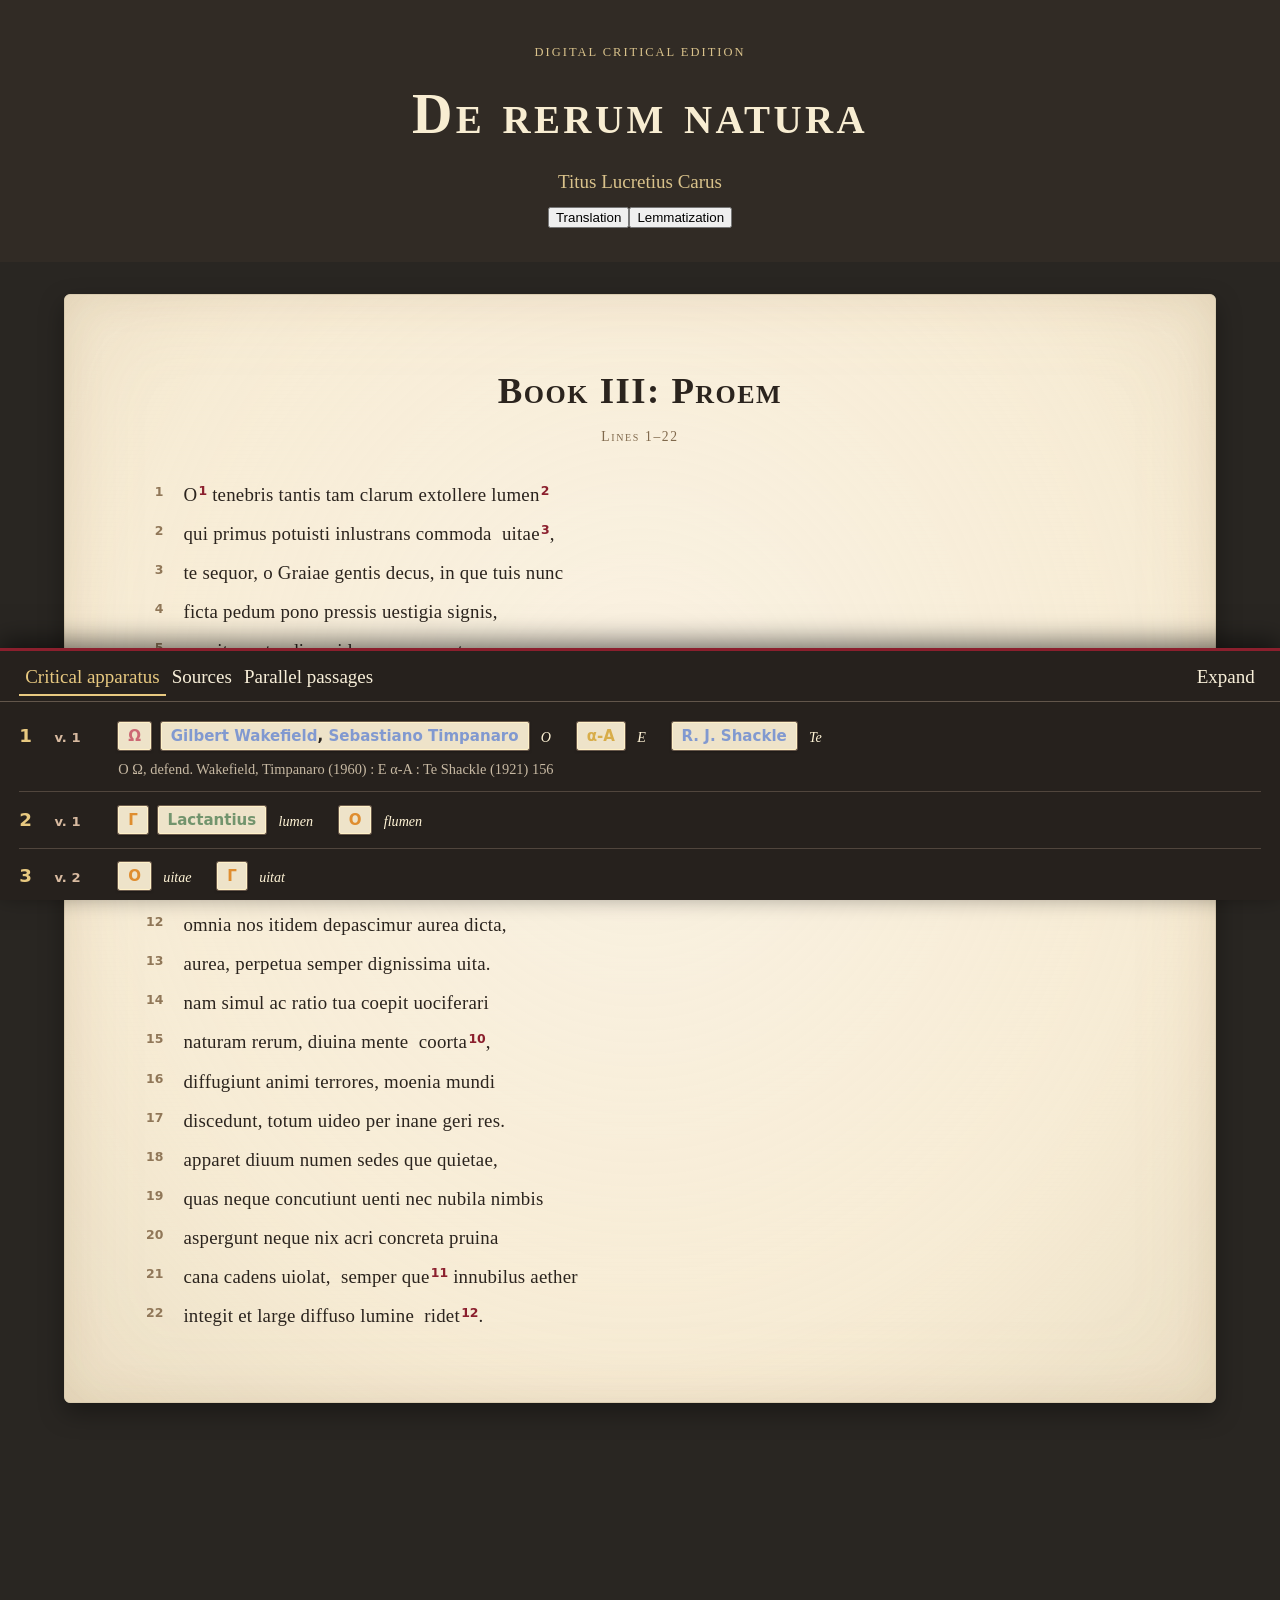
<file: index.html>
<!DOCTYPE HTML>
<html lang="en">
   <head>
      <meta http-equiv="Content-Type" content="text/html; charset=UTF-8">
      <meta name="viewport" content="width=device-width, initial-scale=1">
      <title>De rerum natura, Liber III: Prooemium (III 1 – 93)</title>
      <link rel="stylesheet" href="edition.css"><script src="edition.js" defer></script></head>
   <body>
      <header class="masthead">
         <p class="eyebrow">Digital critical edition</p>
         <h1>De rerum natura</h1>
         <p class="subtitle">Titus Lucretius Carus</p>
         <div class="tools"><button type="button" data-action="translation" aria-pressed="false">Translation</button><button type="button" data-action="lemmas" aria-pressed="false">Lemmatization</button></div>
      </header>
      <main>
         <div class="reading-desk">
            <article class="parchment latin">
               <h2>Book III: Proem</h2>
               <p class="section-label">Lines 1–22</p>
               <div class="verse-block">
                  <p class="verse" id="III1"><span class="line-number">1</span><span class="verse-text">
                        <span class="app-reading" id="reading-1" data-app="app-1"><span class="word" data-lemma="o">O</span><button type="button" class="app-marker" data-app="app-1" aria-label="Apri variante 1">1</button></span>
                        <span class="word" data-lemma="tenebra">tenebris</span>
                        <span class="word" data-lemma="tantus">tantis</span>
                        <span class="word" data-lemma="tam">tam</span>
                        <span class="word" data-lemma="clarus">clarum</span>
                        <span class="word" data-lemma="extollo">extollere</span>
                        <span id="f1_lumen" class="anchor"></span>
                        <span class="app-reading" id="reading-2" data-app="app-2"><span class="word" data-lemma="lumen">lumen</span><button type="button" class="app-marker" data-app="app-2" aria-label="Apri variante 2">2</button></span>
                        </span></p>
                  <p class="verse" id="III2"><span class="line-number">2</span><span class="verse-text">
                        <span class="word" data-lemma="qui">qui</span>
                        <span class="word" data-lemma="primus">primus</span>
                        <span class="word" data-lemma="possum">potuisti</span>
                        <span class="word" data-lemma="illustro">inlustrans</span>
                        <span class="word" data-lemma="commodum">commoda</span>
                        <span class="app-reading" id="reading-3" data-app="app-3"><span class="word" data-lemma="vita">uitae</span><button type="button" class="app-marker" data-app="app-3" aria-label="Apri variante 3">3</button></span>,
                        </span></p>
                  <p class="verse" id="III3"><span class="line-number">3</span><span class="verse-text">
                        <span class="word" data-lemma="tu">te</span>
                        <span class="word" data-lemma="sequor">sequor</span>,
                        <span class="word" data-lemma="o">o</span>
                        <span class="word" data-lemma="Graius">Graiae</span>
                        <span class="word" data-lemma="gens">gentis</span>
                        <span class="word" data-lemma="decus">decus</span>,
                        <span class="word" data-lemma="in">in</span><span class="word" data-lemma="que">que</span>
                        <span class="word" data-lemma="tuus">tuis</span>
                        <span class="word" data-lemma="nunc">nunc</span>
                        </span></p>
                  <p class="verse" id="III4"><span class="line-number">4</span><span class="verse-text">
                        <span class="word" data-lemma="fingo">ficta</span>
                        <span class="word" data-lemma="pes">pedum</span>
                        <span class="word" data-lemma="pono">pono</span>
                        <span class="word" data-lemma="premo">pressis</span>
                        <span class="word" data-lemma="vestigium">uestigia</span>
                        <span class="word" data-lemma="signum">signis</span>,
                        </span></p>
                  <p class="verse" id="III5"><span class="line-number">5</span><span class="verse-text">
                        <span class="word" data-lemma="non">non</span>
                        <span class="word" data-lemma="ita">ita</span>
                        <span class="word" data-lemma="certo">certandi</span>
                        <span class="word" data-lemma="cupidus">cupidus</span>
                        <span class="word" data-lemma="quam">quam</span>
                        <span class="word" data-lemma="propter">propter</span>
                        <span class="word" data-lemma="amor">amorem</span>
                        </span></p>
                  <p class="verse" id="III6"><span class="line-number">6</span><span class="verse-text">
                        <span class="word" data-lemma="quod">quod</span>
                        <span class="word" data-lemma="tu">te</span>
                        <span class="word" data-lemma="imitor">imitari</span>
                        <span class="word" data-lemma="aveo">aueo</span>;
                        <span class="word" data-lemma="quis">quid</span>
                        <span class="word" data-lemma="enim">enim</span>
                        <span class="app-reading" id="reading-4" data-app="app-4"><span class="word" data-lemma="contendo">contendat</span><button type="button" class="app-marker" data-app="app-4" aria-label="Apri variante 4">4</button></span>
                        <span class="word" data-lemma="hirundo">hirundo</span>
                        </span></p>
                  <p class="verse" id="III7"><span class="line-number">7</span><span class="verse-text">
                        <span class="app-reading" id="reading-5" data-app="app-5"><span class="word" data-lemma="cycnus">cycnis</span><button type="button" class="app-marker" data-app="app-5" aria-label="Apri variante 5">5</button></span>,
                        <span id="f7_start" class="anchor"></span>
                        <span class="word" data-lemma="aut">aut</span>
                        <span class="word" data-lemma="quisnam">quidnam</span>
                        <span id="r7_start" class="anchor"></span>
                        <span class="parallel-locus" data-note="iter-III7">
                           <span class="word" data-lemma="tremulus">tremulis</span>
                           <span class="word" data-lemma="facio">facere</span>
                           <span class="word" data-lemma="artus">artubus</span>
                           <span class="word" data-lemma="haedus">haedi</span>
                           </span>
                        <span id="r7_end" class="anchor"></span>
                        </span></p>
                  <p class="verse" id="III8"><span class="line-number">8</span><span class="verse-text">
                        <span class="app-reading" id="reading-6" data-app="app-6"><span class="word" data-lemma="consimilis">consimile</span><button type="button" class="app-marker" data-app="app-6" aria-label="Apri variante 6">6</button></span>
                        <span class="word" data-lemma="in">in</span>
                        <span class="word" data-lemma="cursus">cursu</span>
                        <span class="word" data-lemma="possum">possint</span>
                        <span class="app-reading" id="reading-7" data-app="app-7"><span class="word" data-lemma="et">et</span><button type="button" class="app-marker" data-app="app-7" aria-label="Apri variante 7">7</button></span>
                        <span class="word" data-lemma="fortis">fortis</span>
                        <span class="word" data-lemma="equus">equi</span>
                        <span class="word" data-lemma="vis">uis</span>?
                        <span id="f7_end" class="anchor"></span>
                        </span></p>
                  <p class="verse" id="III9"><span class="line-number">9</span><span class="verse-text">
                        <span class="word" data-lemma="tu">tu</span>,
                        <span class="word" data-lemma="pater">pater</span>,
                        <span class="word" data-lemma="sum">es</span>
                        <span class="word" data-lemma="res">rerum</span>
                        <span class="word" data-lemma="inventor">inuentor</span>,
                        <span class="word" data-lemma="tu">tu</span>
                        <span class="word" data-lemma="patria">patria</span>
                        <span class="word" data-lemma="nos">nobis</span>
                        </span></p>
                  <p class="verse" id="III10"><span class="line-number">10</span><span class="verse-text">
                        <span class="word" data-lemma="suppedito">suppeditas</span>
                        <span class="app-reading" id="reading-8" data-app="app-8"><span class="word" data-lemma="praeceptum">praecepta</span><button type="button" class="app-marker" data-app="app-8" aria-label="Apri variante 8">8</button></span>,
                        <span class="word" data-lemma="tuus">tuis</span><span class="word" data-lemma="que">que</span>
                        <span class="word" data-lemma="ex">ex</span>,
                        <span class="word" data-lemma="inclutus">inclute</span>,
                        <span class="word" data-lemma="charta">chartis</span>,
                        </span></p>
                  <p class="verse" id="III11"><span class="line-number">11</span><span class="verse-text">
                        <span class="word" data-lemma="florifer">floriferis</span>
                        <span class="word" data-lemma="ut">ut</span>
                        <span class="word" data-lemma="apis">apes</span>
                        <span class="word" data-lemma="in">in</span>
                        <span class="word" data-lemma="saltus">saltibus</span>
                        <span class="word" data-lemma="omnis">omnia</span>
                        <span class="app-reading" id="reading-9" data-app="app-9"><span class="word" data-lemma="libo">libant</span><button type="button" class="app-marker" data-app="app-9" aria-label="Apri variante 9">9</button></span>,
                        </span></p>
                  <p class="verse" id="III12"><span class="line-number">12</span><span class="verse-text">
                        <span class="word" data-lemma="omnis">omnia</span>
                        <span class="word" data-lemma="nos">nos</span>
                        <span class="word" data-lemma="itidem">itidem</span>
                        <span class="word" data-lemma="depascor">depascimur</span>
                        <span class="word" data-lemma="aureus">aurea</span>
                        <span class="word" data-lemma="dictum">dicta</span>,
                        </span></p>
                  <p class="verse" id="III13"><span class="line-number">13</span><span class="verse-text">
                        <span class="word" data-lemma="aureus">aurea</span>,
                        <span class="word" data-lemma="perpetuus">perpetua</span>
                        <span class="word" data-lemma="semper">semper</span>
                        <span class="word" data-lemma="dignus">dignissima</span>
                        <span class="word" data-lemma="vita">uita</span>.
                        </span></p>
                  <p class="verse" id="III14"><span class="line-number">14</span><span class="verse-text">
                        <span class="word" data-lemma="nam">nam</span>
                        <span class="word" data-lemma="simul">simul</span>
                        <span class="word" data-lemma="ac">ac</span>
                        <span class="word" data-lemma="ratio">ratio</span>
                        <span class="word" data-lemma="tuus">tua</span>
                        <span class="word" data-lemma="coepi">coepit</span>
                        <span class="word" data-lemma="vocifero">uociferari</span>
                        </span></p>
                  <p class="verse" id="III15"><span class="line-number">15</span><span class="verse-text">
                        <span class="word" data-lemma="natura">naturam</span>
                        <span class="word" data-lemma="res">rerum</span>,
                        <span class="word" data-lemma="divinus">diuina</span>
                        <span class="word" data-lemma="mens">mente</span>
                        <span class="app-reading" id="reading-10" data-app="app-10"><span class="word" data-lemma="coorior">coorta</span><button type="button" class="app-marker" data-app="app-10" aria-label="Apri variante 10">10</button></span>,
                        </span></p>
                  <p class="verse" id="III16"><span class="line-number">16</span><span class="verse-text">
                        <span class="word" data-lemma="diffugio">diffugiunt</span>
                        <span class="word" data-lemma="animus">animi</span>
                        <span class="word" data-lemma="terror">terrores</span>,
                        <span class="word" data-lemma="moenia">moenia</span>
                        <span class="word" data-lemma="mundus">mundi</span>
                        </span></p>
                  <p class="verse" id="III17"><span class="line-number">17</span><span class="verse-text">
                        <span class="word" data-lemma="discedo">discedunt</span>,
                        <span id="f17_start" class="anchor"></span>
                        <span class="word" data-lemma="totus">totum</span>
                        <span class="word" data-lemma="video">uideo</span>
                        <span class="word" data-lemma="per">per</span>
                        <span class="word" data-lemma="inanis">inane</span>
                        <span class="word" data-lemma="gero">geri</span>
                        <span class="word" data-lemma="res">res</span>.
                        <span id="f17_end" class="anchor"></span>
                        </span></p>
                  <p class="verse" id="III18"><span class="line-number">18</span><span class="verse-text">
                        <span class="word" data-lemma="appareo">apparet</span>
                        <span class="word" data-lemma="divus">diuum</span>
                        <span class="word" data-lemma="numen">numen</span>
                        <span class="word" data-lemma="sedes">sedes</span><span class="word" data-lemma="que">que</span>
                        <span class="word" data-lemma="quietus">quietae</span>,
                        </span></p>
                  <p class="verse" id="III19"><span class="line-number">19</span><span class="verse-text">
                        <span class="word" data-lemma="qui">quas</span>
                        <span class="word" data-lemma="neque">neque</span>
                        <span class="word" data-lemma="concutio">concutiunt</span>
                        <span class="word" data-lemma="ventus">uenti</span>
                        <span class="word" data-lemma="nec">nec</span>
                        <span class="word" data-lemma="nubilum">nubila</span>
                        <span class="word" data-lemma="nimbus">nimbis</span>
                        </span></p>
                  <p class="verse" id="III20"><span class="line-number">20</span><span class="verse-text">
                        <span class="word" data-lemma="aspergo">aspergunt</span>
                        <span class="word" data-lemma="neque">neque</span>
                        <span class="word" data-lemma="nix">nix</span>
                        <span class="word" data-lemma="acer">acri</span>
                        <span class="word" data-lemma="concretus">concreta</span>
                        <span class="word" data-lemma="pruina">pruina</span>
                        </span></p>
                  <p class="verse" id="III21"><span class="line-number">21</span><span class="verse-text">
                        <span class="word" data-lemma="canus">cana</span>
                        <span class="word" data-lemma="cado">cadens</span>
                        <span class="word" data-lemma="violo">uiolat</span>,
                        <span class="app-reading" id="reading-11" data-app="app-11"><span class="word" data-lemma="semper">semper</span><span class="word" data-lemma="que">que</span><button type="button" class="app-marker" data-app="app-11" aria-label="Apri variante 11">11</button></span>
                        <span class="word" data-lemma="innubilus">innubilus</span>
                        <span class="word" data-lemma="aether">aether</span>
                        </span></p>
                  <p class="verse" id="III22"><span class="line-number">22</span><span class="verse-text">
                        <span class="word" data-lemma="intego">integit</span>
                        <span class="word" data-lemma="et">et</span>
                        <span class="word" data-lemma="large">large</span>
                        <span class="word" data-lemma="diffundo">diffuso</span>
                        <span class="word" data-lemma="lumen">lumine</span>
                        <span class="app-reading" id="reading-12" data-app="app-12"><span class="word" data-lemma="rideo">ridet</span><button type="button" class="app-marker" data-app="app-12" aria-label="Apri variante 12">12</button></span>.
                        </span></p>
               </div>
            </article>
            <aside class="parchment translation" hidden>
               <h2>Translation</h2>
               <p class="section-label">Lines 1–22</p>
               <div class="verse-block">
                  <p class="verse" data-corresp="III1"><span class="line-number">1</span><span class="verse-text">In the murk of our darkness, you, Epicurus, raised your blazing lantern</span></p>
                  <p class="verse" data-corresp="III2"><span class="line-number">2</span><span class="verse-text">to show us the blessings of life.</span></p>
                  <p class="verse" data-corresp="III3"><span class="line-number">3</span><span class="verse-text">And I follow you,</span></p>
                  <p class="verse" data-corresp="III4"><span class="line-number">4</span><span class="verse-text">walking with confident footsteps the trails that you have blazed,</span></p>
                  <p class="verse" data-corresp="III5"><span class="line-number">5</span><span class="verse-text">not to be your rival, but in admiration and love,</span></p>
                  <p class="verse" data-corresp="III6"><span class="line-number">6</span><span class="verse-text">and happy to have your example to guide me. How could I think of competing with you? A swallow might as well vie</span></p>
                  <p class="verse" data-corresp="III7"><span class="line-number">7</span><span class="verse-text">with swans, or a young kid on its wobbly legs presume to race</span></p>
                  <p class="verse" data-corresp="III8"><span class="line-number">8</span><span class="verse-text">alongside a strong horse.</span></p>
                  <p class="verse" data-corresp="III9"><span class="line-number">9</span><span class="verse-text">You are our father, our leader, our pioneer, discovering truths that you share with us.</span></p>
                  <p class="verse" data-corresp="III10"><span class="line-number">10</span><span class="verse-text">You are our guide, and from your writings,</span></p>
                  <p class="verse" data-corresp="III11"><span class="line-number">11</span><span class="verse-text">You are like one of those bees that goes out to find the flowers and then brings back word to the hive of where the sweet nectar is for them all.</span></p>
                  <p class="verse" data-corresp="III12"><span class="line-number">12</span><span class="verse-text">So do we feed on your words</span></p>
                  <p class="verse" data-corresp="III13"><span class="line-number">13</span><span class="verse-text">of perdurable gold that are worthy of everlasting life.</span></p>
                  <p class="verse" data-corresp="III14"><span class="line-number">14</span><span class="verse-text">We begin to follow your thoughts, your arguments, and your reasons,</span></p>
                  <p class="verse" data-corresp="III15"><span class="line-number">15</span><span class="verse-text">about the nature of things, sprung from a divine mind,</span></p>
                  <p class="verse" data-corresp="III16"><span class="line-number">16</span><span class="verse-text">and our mind’s terrors abate, while the opaque walls of the world</span></p>
                  <p class="verse" data-corresp="III17"><span class="line-number">17</span><span class="verse-text">open wide to exhibit the intricate actions and movements that go on all the time throughout the limitless void.</span></p>
                  <p class="verse" data-corresp="III18"><span class="line-number">18</span><span class="verse-text">Through you, I see the gods in their tranquil dwelling places,</span></p>
                  <p class="verse" data-corresp="III19"><span class="line-number">19</span><span class="verse-text">where no harsh winds ever blow, where no dark clouds approach with the threat of violent storms,</span></p>
                  <p class="verse" data-corresp="III20"><span class="line-number">20</span><span class="verse-text">and it never snows or freezes,</span></p>
                  <p class="verse" data-corresp="III21"><span class="line-number">21</span><span class="verse-text">but a gentle air surrounds them attendant on their pleasures,</span></p>
                  <p class="verse" data-corresp="III22"><span class="line-number">22</span><span class="verse-text">and smiles in an expanse of bounteous light.</span></p>
               </div>
            </aside>
         </div>
      </main>
      <aside id="apparatus" class="apparatus">
         <div class="apparatus-bar">
            <div role="tablist"><button role="tab" data-tab="critical" aria-selected="true">Critical apparatus</button><button role="tab" data-tab="fontium" aria-selected="false">Sources</button><button role="tab" data-tab="iterati" aria-selected="false">Parallel passages</button></div><button type="button" data-action="expand-apparatus" aria-expanded="false">Expand</button></div>
         <section id="critical" role="tabpanel" class="app-panel">
            <article class="app-entry" id="app-1" data-reading="reading-1"><button type="button" class="app-id" data-reading="reading-1" aria-label="Torna al testo">1</button><span class="app-locus">v. 1</span><div class="app-content"><span class="variant"><span class="evidence-group"><span class="stem archetype">Ω</span></span>  <span class="evidence-group"><span class="stem scholar">Gilbert Wakefield</span>,  <span class="stem scholar">Sebastiano Timpanaro</span> </span> <em class="reading-form"><span class="word" data-lemma="o">O</span></em></span><span class="variant"> &nbsp; <span class="evidence-group"><span class="stem secondary">α-A</span></span>  <em class="reading-form"><span class="word" data-lemma="e">E</span></em></span><span class="variant"> &nbsp; <span class="evidence-group"><span class="stem scholar">R. J. Shackle</span> </span> <em class="reading-form"><span class="word" data-lemma="tu">Te</span></em></span><p class="editorial-note">O Ω, defend. Wakefield, Timpanaro (1960) : E α-A : Te Shackle (1921) 156</p>
               </div>
            </article>
            <article class="app-entry" id="app-2" data-reading="reading-2"><button type="button" class="app-id" data-reading="reading-2" aria-label="Torna al testo">2</button><span class="app-locus">v. 1</span><div class="app-content"><span class="variant"><span class="evidence-group"><span class="stem primary">Γ</span></span>  <span class="evidence-group"><span class="stem ancient">Lactantius</span></span>  <em class="reading-form"><span class="word" data-lemma="lumen">lumen</span></em></span><span class="variant"> &nbsp; <span class="evidence-group"><span class="stem primary">O</span></span>  <em class="reading-form"><span class="word" data-lemma="flumen">flumen</span></em></span></div>
            </article>
            <article class="app-entry" id="app-3" data-reading="reading-3"><button type="button" class="app-id" data-reading="reading-3" aria-label="Torna al testo">3</button><span class="app-locus">v. 2</span><div class="app-content"><span class="variant"><span class="evidence-group"><span class="stem primary">O</span></span>  <em class="reading-form"><span class="word" data-lemma="vita">uitae</span></em></span><span class="variant"> &nbsp; <span class="evidence-group"><span class="stem primary">Γ</span></span>  <em class="reading-form"><span class="word" data-lemma="vito">uitat</span></em></span></div>
            </article>
            <article class="app-entry" id="app-4" data-reading="reading-4"><button type="button" class="app-id" data-reading="reading-4" aria-label="Torna al testo">4</button><span class="app-locus">v. 6</span><div class="app-content"><span class="variant"><span class="evidence-group"><span class="stem primary">O</span></span>  <em class="reading-form"><span class="word" data-lemma="contendo">contendat</span></em></span><span class="variant"> &nbsp; <span class="evidence-group"><span class="stem primary">Γ</span></span>  <em class="reading-form">contenda</em></span></div>
            </article>
            <article class="app-entry" id="app-5" data-reading="reading-5"><button type="button" class="app-id" data-reading="reading-5" aria-label="Torna al testo">5</button><span class="app-locus">v. 7</span><div class="app-content"><span class="variant"><span class="evidence-group"><span class="stem secondary">N2</span></span> <span class="evidence-group"><span class="stem secondary">s2</span></span>  <em class="reading-form"><span class="word" data-lemma="cycnus">cycnis</span></em></span><span class="variant"> &nbsp; <span class="evidence-group"><span class="stem secondary">Q2</span></span> <span class="evidence-group"><span class="stem secondary">α*</span></span> <span class="evidence-group"><span class="stem secondary">φ</span></span>  <em class="reading-form"><span class="word" data-lemma="cycnus">cignis</span> <span class="word" data-lemma="cycnus">cygnis</span></em></span><span class="variant"> &nbsp; <span class="evidence-group"><span class="stem primary">O</span></span>  <em class="reading-form">cycniis</em></span><span class="variant"> &nbsp; <span class="evidence-group"><span class="stem secondary">V</span></span>  <em class="reading-form">cyiniis</em></span><span class="variant"> &nbsp; <span class="evidence-group"><span class="stem secondary">Q1</span></span>  <em class="reading-form">ciniis</em></span><p class="editorial-note">cignis uel cygnis iam Q2 α* φ</p>
               </div>
            </article>
            <article class="app-entry" id="app-6" data-reading="reading-6"><button type="button" class="app-id" data-reading="reading-6" aria-label="Torna al testo">6</button><span class="app-locus">v. 8</span><div class="app-content"><span class="variant"><span class="evidence-group"><span class="stem archetype">Ω</span></span>  <em class="reading-form"><span class="word" data-lemma="consimilis">consimile</span></em></span><span class="variant"> &nbsp; <span class="evidence-group"><span class="stem ancient">Nonius Marcellus</span></span>  <em class="reading-form"><span class="word" data-lemma="consimilis">consimili</span></em></span><p class="editorial-note">consimile] consimili codd. Non. utroque loco</p>
               </div>
            </article>
            <article class="app-entry" id="app-7" data-reading="reading-7"><button type="button" class="app-id" data-reading="reading-7" aria-label="Torna al testo">7</button><span class="app-locus">v. 8</span><div class="app-content"><span class="variant"><span class="evidence-group"><span class="stem archetype">Ω</span></span>  <em class="reading-form"><span class="word" data-lemma="et">et</span></em></span><span class="variant"> &nbsp; <span class="evidence-group"><span class="stem ancient">Nonius Marcellus</span></span>  <em class="reading-form"><span class="word" data-lemma="atque">ac</span></em></span><p class="editorial-note">et] ac Non. p. 420, 39</p>
               </div>
            </article>
            <article class="app-entry" id="app-8" data-reading="reading-8"><button type="button" class="app-id" data-reading="reading-8" aria-label="Torna al testo">8</button><span class="app-locus">v. 10</span><div class="app-content"><span class="variant"><span class="evidence-group"><span class="stem primary">O</span></span>  <em class="reading-form"><span class="word" data-lemma="praeceptum">praecepta</span></em></span><span class="variant"> &nbsp; <span class="evidence-group"><span class="stem primary">Γ</span></span>  <em class="reading-form"><span class="word" data-lemma="praecipio">praeceptas</span></em></span></div>
            </article>
            <article class="app-entry" id="app-9" data-reading="reading-9"><button type="button" class="app-id" data-reading="reading-9" aria-label="Torna al testo">9</button><span class="app-locus">v. 11</span><div class="app-content"><span class="variant"><span class="evidence-group"><span class="stem scholar">Michele Marullo</span> </span> <em class="reading-form"><span class="word" data-lemma="libo">libant</span></em></span><span class="variant"> &nbsp; <span class="evidence-group"><span class="stem archetype">Ω</span></span>  <em class="reading-form"><span class="word" data-lemma="limo">limant</span></em></span><p class="editorial-note">libant Mar.* : limant Ω</p>
               </div>
            </article>
            <article class="app-entry" id="app-10" data-reading="reading-10"><button type="button" class="app-id" data-reading="reading-10" aria-label="Torna al testo">10</button><span class="app-locus">v. 15</span><div class="app-content"><span class="variant"><span class="evidence-group"><span class="stem scholar">Johann Caspar von Orelli</span> </span> <em class="reading-form"><span class="word" data-lemma="coorior">coorta</span></em></span><span class="variant"> &nbsp; <span class="evidence-group"><span class="stem primary">O</span></span>  <em class="reading-form"><span class="word" data-lemma="coorior">coortam</span></em></span><span class="variant"> &nbsp; <span class="evidence-group"><span class="stem primary">Γ</span></span>  <em class="reading-form"><span class="word" data-lemma="coarto">coartam</span></em></span><p class="editorial-note">coorta Orellius in adnotatione</p>
               </div>
            </article>
            <article class="app-entry" id="app-11" data-reading="reading-11"><button type="button" class="app-id" data-reading="reading-11" aria-label="Torna al testo">11</button><span class="app-locus">v. 21</span><div class="app-content"><span class="variant"><span class="evidence-group"><span class="stem secondary">φ</span></span>  <em class="reading-form"><span class="word" data-lemma="semper">semper</span><span class="word" data-lemma="que">que</span></em></span><span class="variant"> &nbsp; <span class="evidence-group"><span class="stem archetype">Ω</span></span>  <em class="reading-form"><span class="word" data-lemma="semper">semper</span></em></span></div>
            </article>
            <article class="app-entry" id="app-12" data-reading="reading-12"><button type="button" class="app-id" data-reading="reading-12" aria-label="Torna al testo">12</button><span class="app-locus">v. 22</span><div class="app-content"><span class="variant"><span class="evidence-group"><span class="stem archetype">Ω</span></span>  <em class="reading-form"><span class="word" data-lemma="rideo">ridet</span></em></span><span class="variant"> &nbsp; <span class="evidence-group"><span class="stem scholar">Karl Lachmann</span> </span> <em class="reading-form"><span class="word" data-lemma="rideo">rident</span></em></span><p class="editorial-note">ridet] rident Lachmann</p>
               </div>
            </article>
         </section>
         <section id="fontium" role="tabpanel" class="app-panel" hidden>
            <article class="linked-entry" id="font-III1-lumen"><a href="#III1" data-target="III1">III1</a> <a href="#f1_lumen" data-target="f1_lumen">f1_lumen</a> <span>
                  Cf. Lact.
                  inst. 6, 2, 6:
                  lumen …, ut ait poeta, ‘liquidum’ atque ‘clarum’.
                  </span></article>
            <article class="linked-entry" id="font-III7-8"><a href="#III7" data-target="III7">III7</a> <a href="#f7_start" data-target="f7_start">f7_start</a> <a href="#III8" data-target="III8">III8</a> <a href="#f7_end" data-target="f7_end">f7_end</a> <span>
                  aut –
                  Non.
                  comp. p. 306, 9; p. 420, 38 Lindsay.
                  </span></article>
            <article class="linked-entry" id="font-III17"><a href="#III17" data-target="III17">III17</a> <a href="#f17_start" data-target="f17_start">f17_start</a> <a href="#f17_end" data-target="f17_end">f17_end</a> <span>
                  totum –
                  Non.
                  comp. p. 446, 5 Lindsay.
                  </span></article>
         </section>
         <section id="iterati" role="tabpanel" class="app-panel" hidden>
            <article class="linked-entry parallel-entry" data-parallel-target="iter-III7"><span><em class="parallel-phrase">tremulis facere artubus haedi</em> (III.7) echoes a similar internal parallel at II.367 (tremulis cum uocibus haedi), where the image of newborn goats is likewise characterized by trembling.<small class="short-reference">tremulis – ~ II.367</small></span></article>
         </section>
      </aside>
      <div id="lemma-popover" role="status" hidden></div>
   </body>
</html>
</file>
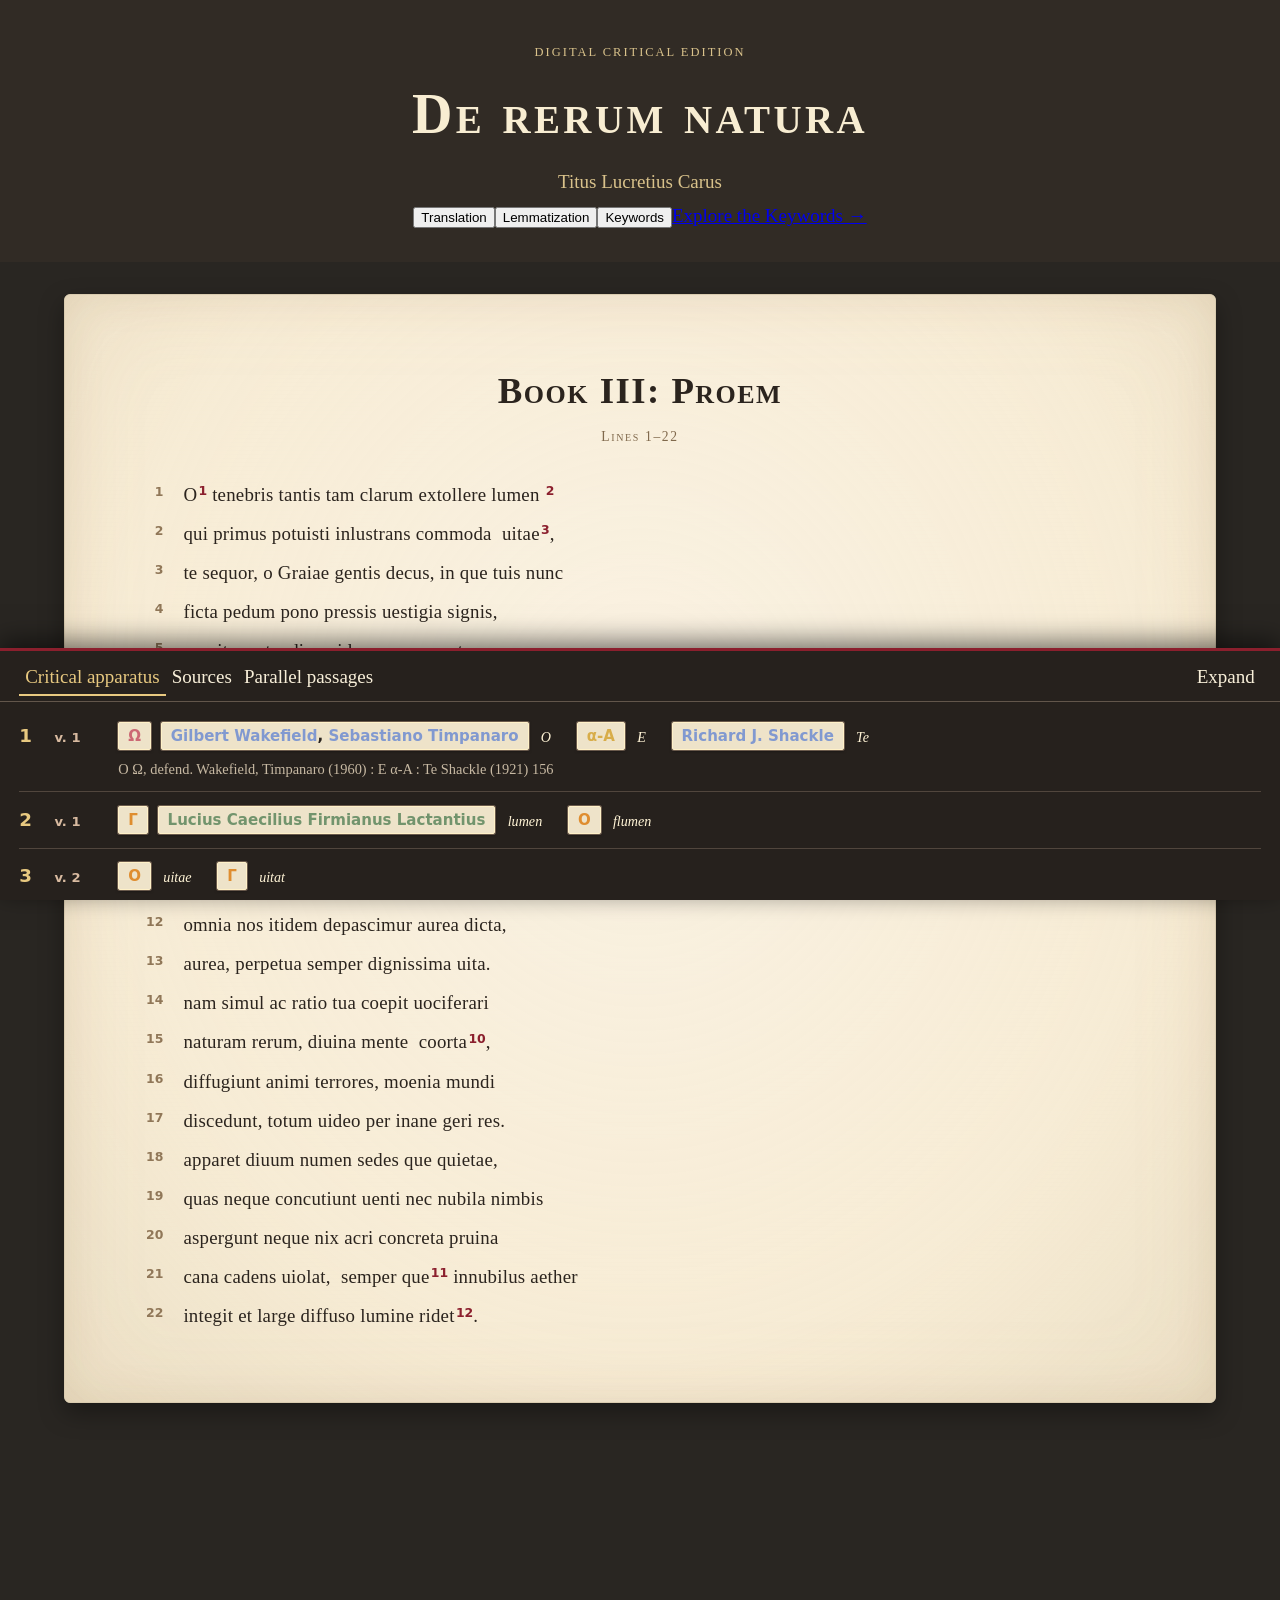
<file: edition.html>
<!DOCTYPE HTML>
<html lang="en">
   <head>
      <meta http-equiv="Content-Type" content="text/html; charset=UTF-8">
      <meta name="viewport" content="width=device-width, initial-scale=1">
      <title>De rerum natura, Liber III: Prooemium (III 1 – 93)</title>
      <link rel="stylesheet" href="edition.css"><script src="edition.js" defer></script></head>
   <body>
      <header class="masthead">
         <p class="eyebrow">Digital critical edition</p>
         <h1>De rerum natura</h1>
         <p class="subtitle">Titus Lucretius Carus</p>
         <div class="tools"><button type="button" data-action="translation" aria-pressed="false">Translation</button><button type="button" data-action="lemmas" aria-pressed="false">Lemmatization</button><button type="button" data-action="keywords" aria-pressed="false">Keywords</button><a href="keywords.html" class="nav-explore-btn">Explore the Keywords →</a></div>
      </header>
      <main>
         <div class="reading-desk">
            <article class="parchment latin">
               <h2>Book III: Proem</h2>
               <p class="section-label">Lines 1–22</p>
               <div class="verse-block">
                  <p class="verse" id="III1"><span class="line-number">1</span><span class="verse-text">
                        <span class="app-reading" id="reading-1" data-app="app-1"><span class="word" data-lemma="o">O</span><button type="button" class="app-marker" data-app="app-1" aria-label="Apri variante 1">1</button></span>
                        <span class="word" data-lemma="tenebra">tenebris</span>
                        <span class="word" data-lemma="tantus">tantis</span>
                        <span class="word" data-lemma="tam">tam</span>
                        <span class="word" data-lemma="clarus">clarum</span>
                        <span class="word" data-lemma="extollo">extollere</span>
                        <span id="f1_lumen" class="anchor"></span>
                        <span class="app-reading" id="reading-2" data-app="app-2">
                           <a href="keywords.html#lumen" class="keyword-term" data-term="lumen"><span class="word" data-lemma="lumen">lumen</span></a>
                           <button type="button" class="app-marker" data-app="app-2" aria-label="Apri variante 2">2</button></span>
                        </span></p>
                  <p class="verse" id="III2"><span class="line-number">2</span><span class="verse-text">
                        <span class="word" data-lemma="qui">qui</span>
                        <span class="word" data-lemma="primus">primus</span>
                        <span class="word" data-lemma="possum">potuisti</span>
                        <span class="word" data-lemma="illustro">inlustrans</span>
                        <span class="word" data-lemma="commodum">commoda</span>
                        <span class="app-reading" id="reading-3" data-app="app-3"><span class="word" data-lemma="vita">uitae</span><button type="button" class="app-marker" data-app="app-3" aria-label="Apri variante 3">3</button></span>,
                        </span></p>
                  <p class="verse" id="III3"><span class="line-number">3</span><span class="verse-text">
                        <span class="word" data-lemma="tu">te</span>
                        <span class="word" data-lemma="sequor">sequor</span>,
                        <span class="word" data-lemma="o">o</span>
                        <span class="word" data-lemma="Graius">Graiae</span>
                        <span class="word" data-lemma="gens">gentis</span>
                        <span class="word" data-lemma="decus">decus</span>,
                        <span class="word" data-lemma="in">in</span><span class="word" data-lemma="que">que</span>
                        <span class="word" data-lemma="tuus">tuis</span>
                        <span class="word" data-lemma="nunc">nunc</span>
                        </span></p>
                  <p class="verse" id="III4"><span class="line-number">4</span><span class="verse-text">
                        <span class="word" data-lemma="fingo">ficta</span>
                        <span class="word" data-lemma="pes">pedum</span>
                        <span class="word" data-lemma="pono">pono</span>
                        <span class="word" data-lemma="premo">pressis</span>
                        <span class="word" data-lemma="vestigium">uestigia</span>
                        <span class="word" data-lemma="signum">signis</span>,
                        </span></p>
                  <p class="verse" id="III5"><span class="line-number">5</span><span class="verse-text">
                        <span class="word" data-lemma="non">non</span>
                        <span class="word" data-lemma="ita">ita</span>
                        <span class="word" data-lemma="certo">certandi</span>
                        <span class="word" data-lemma="cupidus">cupidus</span>
                        <span class="word" data-lemma="quam">quam</span>
                        <span class="word" data-lemma="propter">propter</span>
                        <span class="word" data-lemma="amor">amorem</span>
                        </span></p>
                  <p class="verse" id="III6"><span class="line-number">6</span><span class="verse-text">
                        <span class="word" data-lemma="quod">quod</span>
                        <span class="word" data-lemma="tu">te</span>
                        <span class="word" data-lemma="imitor">imitari</span>
                        <span class="word" data-lemma="aveo">aueo</span>;
                        <span class="word" data-lemma="quis">quid</span>
                        <span class="word" data-lemma="enim">enim</span>
                        <span class="app-reading" id="reading-4" data-app="app-4"><span class="word" data-lemma="contendo">contendat</span><button type="button" class="app-marker" data-app="app-4" aria-label="Apri variante 4">4</button></span>
                        <span class="word" data-lemma="hirundo">hirundo</span>
                        </span></p>
                  <p class="verse" id="III7"><span class="line-number">7</span><span class="verse-text">
                        <span class="app-reading" id="reading-5" data-app="app-5"><span class="word" data-lemma="cycnus">cycnis</span><button type="button" class="app-marker" data-app="app-5" aria-label="Apri variante 5">5</button></span>,
                        <span id="f7_start" class="anchor"></span>
                        <span class="word" data-lemma="aut">aut</span>
                        <span class="word" data-lemma="quisnam">quidnam</span>
                        <span id="r7_start" class="anchor"></span>
                        <span class="parallel-locus" data-note="iter-III7">
                           <span class="word" data-lemma="tremulus">tremulis</span>
                           <span class="word" data-lemma="facio">facere</span>
                           <span class="word" data-lemma="artus">artubus</span>
                           <span class="word" data-lemma="haedus">haedi</span>
                           </span>
                        <span id="r7_end" class="anchor"></span>
                        </span></p>
                  <p class="verse" id="III8"><span class="line-number">8</span><span class="verse-text">
                        <span class="app-reading" id="reading-6" data-app="app-6"><span class="word" data-lemma="consimilis">consimile</span><button type="button" class="app-marker" data-app="app-6" aria-label="Apri variante 6">6</button></span>
                        <span class="word" data-lemma="in">in</span>
                        <span class="word" data-lemma="cursus">cursu</span>
                        <span class="word" data-lemma="possum">possint</span>
                        <span class="app-reading" id="reading-7" data-app="app-7"><span class="word" data-lemma="et">et</span><button type="button" class="app-marker" data-app="app-7" aria-label="Apri variante 7">7</button></span>
                        <span class="word" data-lemma="fortis">fortis</span>
                        <span class="word" data-lemma="equus">equi</span>
                        <span class="word" data-lemma="vis">uis</span>?
                        <span id="f7_end" class="anchor"></span>
                        </span></p>
                  <p class="verse" id="III9"><span class="line-number">9</span><span class="verse-text">
                        <span class="word" data-lemma="tu">tu</span>,
                        <span class="word" data-lemma="pater">pater</span>,
                        <span class="word" data-lemma="sum">es</span>
                        <span class="word" data-lemma="res">rerum</span>
                        <span class="word" data-lemma="inventor">inuentor</span>,
                        <span class="word" data-lemma="tu">tu</span>
                        <span class="word" data-lemma="patria">patria</span>
                        <span class="word" data-lemma="nos">nobis</span>
                        </span></p>
                  <p class="verse" id="III10"><span class="line-number">10</span><span class="verse-text">
                        <span class="word" data-lemma="suppedito">suppeditas</span>
                        <span class="app-reading" id="reading-8" data-app="app-8"><span class="word" data-lemma="praeceptum">praecepta</span><button type="button" class="app-marker" data-app="app-8" aria-label="Apri variante 8">8</button></span>,
                        <span class="word" data-lemma="tuus">tuis</span><span class="word" data-lemma="que">que</span>
                        <span class="word" data-lemma="ex">ex</span>,
                        <span class="word" data-lemma="inclutus">inclute</span>,
                        <span class="word" data-lemma="charta">chartis</span>,
                        </span></p>
                  <p class="verse" id="III11"><span class="line-number">11</span><span class="verse-text">
                        <span class="word" data-lemma="florifer">floriferis</span>
                        <span class="word" data-lemma="ut">ut</span>
                        <span class="word" data-lemma="apis">apes</span>
                        <span class="word" data-lemma="in">in</span>
                        <span class="word" data-lemma="saltus">saltibus</span>
                        <span class="word" data-lemma="omnis">omnia</span>
                        <span class="app-reading" id="reading-9" data-app="app-9"><span class="word" data-lemma="libo">libant</span><button type="button" class="app-marker" data-app="app-9" aria-label="Apri variante 9">9</button></span>,
                        </span></p>
                  <p class="verse" id="III12"><span class="line-number">12</span><span class="verse-text">
                        <span class="word" data-lemma="omnis">omnia</span>
                        <span class="word" data-lemma="nos">nos</span>
                        <span class="word" data-lemma="itidem">itidem</span>
                        <span class="word" data-lemma="depascor">depascimur</span>
                        <span class="word" data-lemma="aureus">aurea</span>
                        <span class="word" data-lemma="dictum">dicta</span>,
                        </span></p>
                  <p class="verse" id="III13"><span class="line-number">13</span><span class="verse-text">
                        <span class="word" data-lemma="aureus">aurea</span>,
                        <span class="word" data-lemma="perpetuus">perpetua</span>
                        <span class="word" data-lemma="semper">semper</span>
                        <span class="word" data-lemma="dignus">dignissima</span>
                        <span class="word" data-lemma="vita">uita</span>.
                        </span></p>
                  <p class="verse" id="III14"><span class="line-number">14</span><span class="verse-text">
                        <span class="word" data-lemma="nam">nam</span>
                        <span class="word" data-lemma="simul">simul</span>
                        <span class="word" data-lemma="ac">ac</span>
                        <a href="keywords.html#ratio" class="keyword-term" data-term="ratio"><span class="word" data-lemma="ratio">ratio</span></a>
                        <span class="word" data-lemma="tuus">tua</span>
                        <span class="word" data-lemma="coepi">coepit</span>
                        <span class="word" data-lemma="vocifero">uociferari</span>
                        </span></p>
                  <p class="verse" id="III15"><span class="line-number">15</span><span class="verse-text">
                        <span class="word" data-lemma="natura">naturam</span>
                        <span class="word" data-lemma="res">rerum</span>,
                        <span class="word" data-lemma="divinus">diuina</span>
                        <span class="word" data-lemma="mens">mente</span>
                        <span class="app-reading" id="reading-10" data-app="app-10"><span class="word" data-lemma="coorior">coorta</span><button type="button" class="app-marker" data-app="app-10" aria-label="Apri variante 10">10</button></span>,
                        </span></p>
                  <p class="verse" id="III16"><span class="line-number">16</span><span class="verse-text">
                        <span class="word" data-lemma="diffugio">diffugiunt</span>
                        <span class="word" data-lemma="animus">animi</span>
                        <span class="word" data-lemma="terror">terrores</span>,
                        <a href="keywords.html#moenia-mundi" class="keyword-term" data-term="moenia-mundi"><span class="word" data-lemma="moenia">moenia</span>
                           <span class="word" data-lemma="mundus">mundi</span></a>
                        </span></p>
                  <p class="verse" id="III17"><span class="line-number">17</span><span class="verse-text">
                        <span class="word" data-lemma="discedo">discedunt</span>,
                        <span id="f17_start" class="anchor"></span>
                        <span class="word" data-lemma="totus">totum</span>
                        <span class="word" data-lemma="video">uideo</span>
                        <span class="word" data-lemma="per">per</span>
                        <a href="keywords.html#inane" class="keyword-term" data-term="inane"><span class="word" data-lemma="inanis">inane</span></a>
                        <span class="word" data-lemma="gero">geri</span>
                        <span class="word" data-lemma="res">res</span>.
                        <span id="f17_end" class="anchor"></span>
                        </span></p>
                  <p class="verse" id="III18"><span class="line-number">18</span><span class="verse-text">
                        <span class="word" data-lemma="appareo">apparet</span>
                        <span class="word" data-lemma="divus">diuum</span>
                        <span class="word" data-lemma="numen">numen</span>
                        <span class="word" data-lemma="sedes">sedes</span><span class="word" data-lemma="que">que</span>
                        <span class="word" data-lemma="quietus">quietae</span>,
                        </span></p>
                  <p class="verse" id="III19"><span class="line-number">19</span><span class="verse-text">
                        <span class="word" data-lemma="qui">quas</span>
                        <span class="word" data-lemma="neque">neque</span>
                        <span class="word" data-lemma="concutio">concutiunt</span>
                        <span class="word" data-lemma="ventus">uenti</span>
                        <span class="word" data-lemma="nec">nec</span>
                        <span class="word" data-lemma="nubilum">nubila</span>
                        <span class="word" data-lemma="nimbus">nimbis</span>
                        </span></p>
                  <p class="verse" id="III20"><span class="line-number">20</span><span class="verse-text">
                        <span class="word" data-lemma="aspergo">aspergunt</span>
                        <span class="word" data-lemma="neque">neque</span>
                        <span class="word" data-lemma="nix">nix</span>
                        <span class="word" data-lemma="acer">acri</span>
                        <span class="word" data-lemma="concretus">concreta</span>
                        <span class="word" data-lemma="pruina">pruina</span>
                        </span></p>
                  <p class="verse" id="III21"><span class="line-number">21</span><span class="verse-text">
                        <span class="word" data-lemma="canus">cana</span>
                        <span class="word" data-lemma="cado">cadens</span>
                        <span class="word" data-lemma="violo">uiolat</span>,
                        <span class="app-reading" id="reading-11" data-app="app-11"><span class="word" data-lemma="semper">semper</span><span class="word" data-lemma="que">que</span><button type="button" class="app-marker" data-app="app-11" aria-label="Apri variante 11">11</button></span>
                        <span class="word" data-lemma="innubilus">innubilus</span>
                        <span class="word" data-lemma="aether">aether</span>
                        </span></p>
                  <p class="verse" id="III22"><span class="line-number">22</span><span class="verse-text">
                        <span class="word" data-lemma="intego">integit</span>
                        <span class="word" data-lemma="et">et</span>
                        <span class="word" data-lemma="large">large</span>
                        <span class="word" data-lemma="diffundo">diffuso</span>
                        <a href="keywords.html#lumen" class="keyword-term" data-term="lumen"><span class="word" data-lemma="lumen">lumine</span></a>
                        <span class="app-reading" id="reading-12" data-app="app-12"><span class="word" data-lemma="rideo">ridet</span><button type="button" class="app-marker" data-app="app-12" aria-label="Apri variante 12">12</button></span>.
                        </span></p>
               </div>
            </article>
            <aside class="parchment translation" hidden>
               <h2>Translation</h2>
               <p class="section-label">Lines 1–22</p>
               <div class="verse-block">
                  <p class="verse" data-corresp="III1"><span class="line-number">1</span><span class="verse-text">In the murk of our darkness, you, Epicurus, raised your blazing lantern</span></p>
                  <p class="verse" data-corresp="III2"><span class="line-number">2</span><span class="verse-text">to show us the blessings of life.</span></p>
                  <p class="verse" data-corresp="III3"><span class="line-number">3</span><span class="verse-text">And I follow you,</span></p>
                  <p class="verse" data-corresp="III4"><span class="line-number">4</span><span class="verse-text">walking with confident footsteps the trails that you have blazed,</span></p>
                  <p class="verse" data-corresp="III5"><span class="line-number">5</span><span class="verse-text">not to be your rival, but in admiration and love,</span></p>
                  <p class="verse" data-corresp="III6"><span class="line-number">6</span><span class="verse-text">and happy to have your example to guide me. How could I think of competing with you?
                        A swallow might as well vie</span></p>
                  <p class="verse" data-corresp="III7"><span class="line-number">7</span><span class="verse-text">with swans, or a young kid on its wobbly legs presume to race</span></p>
                  <p class="verse" data-corresp="III8"><span class="line-number">8</span><span class="verse-text">alongside a strong horse.</span></p>
                  <p class="verse" data-corresp="III9"><span class="line-number">9</span><span class="verse-text">You are our father, our leader, our pioneer, discovering truths that you share with
                        us.</span></p>
                  <p class="verse" data-corresp="III10"><span class="line-number">10</span><span class="verse-text">You are our guide, and from your writings,</span></p>
                  <p class="verse" data-corresp="III11"><span class="line-number">11</span><span class="verse-text">You are like one of those bees that goes out to find the flowers and then brings back
                        word to the hive of where the sweet nectar is for them all.</span></p>
                  <p class="verse" data-corresp="III12"><span class="line-number">12</span><span class="verse-text">So do we feed on your words</span></p>
                  <p class="verse" data-corresp="III13"><span class="line-number">13</span><span class="verse-text">of perdurable gold that are worthy of everlasting life.</span></p>
                  <p class="verse" data-corresp="III14"><span class="line-number">14</span><span class="verse-text">We begin to follow your thoughts, your arguments, and your reasons,</span></p>
                  <p class="verse" data-corresp="III15"><span class="line-number">15</span><span class="verse-text">about the nature of things, sprung from a divine mind,</span></p>
                  <p class="verse" data-corresp="III16"><span class="line-number">16</span><span class="verse-text">and our mind’s terrors abate, while the opaque walls of the world</span></p>
                  <p class="verse" data-corresp="III17"><span class="line-number">17</span><span class="verse-text">open wide to exhibit the intricate actions and movements that go on all the time throughout
                        the limitless void.</span></p>
                  <p class="verse" data-corresp="III18"><span class="line-number">18</span><span class="verse-text">Through you, I see the gods in their tranquil dwelling places,</span></p>
                  <p class="verse" data-corresp="III19"><span class="line-number">19</span><span class="verse-text">where no harsh winds ever blow, where no dark clouds approach with the threat of violent
                        storms,</span></p>
                  <p class="verse" data-corresp="III20"><span class="line-number">20</span><span class="verse-text">and it never snows or freezes,</span></p>
                  <p class="verse" data-corresp="III21"><span class="line-number">21</span><span class="verse-text">but a gentle air surrounds them attendant on their pleasures,</span></p>
                  <p class="verse" data-corresp="III22"><span class="line-number">22</span><span class="verse-text">and smiles in an expanse of bounteous light.</span></p>
               </div>
            </aside>
         </div>
      </main>
      <aside id="apparatus" class="apparatus">
         <div class="apparatus-bar">
            <div role="tablist"><button role="tab" data-tab="critical" aria-selected="true">Critical apparatus</button><button role="tab" data-tab="fontium" aria-selected="false">Sources</button><button role="tab" data-tab="iterati" aria-selected="false">Parallel passages</button></div><button type="button" data-action="expand-apparatus" aria-expanded="false">Expand</button></div>
         <section id="critical" role="tabpanel" class="app-panel">
            <article class="app-entry" id="app-1" data-reading="reading-1"><button type="button" class="app-id" data-reading="reading-1" aria-label="Torna al testo">1</button><span class="app-locus">v. 1</span><div class="app-content"><span class="variant"><span class="evidence-group"><span class="stem archetype">Ω</span></span>  <span class="evidence-group"><span class="stem scholar">Gilbert Wakefield</span>,  <span class="stem scholar">Sebastiano Timpanaro</span> </span> <em class="reading-form"><span class="word" data-lemma="o">O</span></em></span><span class="variant"> &nbsp; <span class="evidence-group"><span class="stem secondary">α-A</span></span>  <em class="reading-form"><span class="word" data-lemma="e">E</span></em></span><span class="variant"> &nbsp; <span class="evidence-group"><span class="stem scholar">Richard J. Shackle</span> </span> <em class="reading-form"><span class="word" data-lemma="tu">Te</span></em></span><p class="editorial-note">O Ω, defend. Wakefield, Timpanaro (1960) : E α-A : Te Shackle (1921) 156</p>
               </div>
            </article>
            <article class="app-entry" id="app-2" data-reading="reading-2"><button type="button" class="app-id" data-reading="reading-2" aria-label="Torna al testo">2</button><span class="app-locus">v. 1</span><div class="app-content"><span class="variant"><span class="evidence-group"><span class="stem primary">Γ</span></span>  <span class="evidence-group"><span class="stem ancient">Lucius Caecilius Firmianus Lactantius</span></span>  <em class="reading-form">
                        <a href="keywords.html#lumen" class="keyword-term" data-term="lumen"><span class="word" data-lemma="lumen">lumen</span></a>
                        </em></span><span class="variant"> &nbsp; <span class="evidence-group"><span class="stem primary">O</span></span>  <em class="reading-form"><span class="word" data-lemma="flumen">flumen</span></em></span></div>
            </article>
            <article class="app-entry" id="app-3" data-reading="reading-3"><button type="button" class="app-id" data-reading="reading-3" aria-label="Torna al testo">3</button><span class="app-locus">v. 2</span><div class="app-content"><span class="variant"><span class="evidence-group"><span class="stem primary">O</span></span>  <em class="reading-form"><span class="word" data-lemma="vita">uitae</span></em></span><span class="variant"> &nbsp; <span class="evidence-group"><span class="stem primary">Γ</span></span>  <em class="reading-form"><span class="word" data-lemma="vito">uitat</span></em></span></div>
            </article>
            <article class="app-entry" id="app-4" data-reading="reading-4"><button type="button" class="app-id" data-reading="reading-4" aria-label="Torna al testo">4</button><span class="app-locus">v. 6</span><div class="app-content"><span class="variant"><span class="evidence-group"><span class="stem primary">O</span></span>  <em class="reading-form"><span class="word" data-lemma="contendo">contendat</span></em></span><span class="variant"> &nbsp; <span class="evidence-group"><span class="stem primary">Γ</span></span>  <em class="reading-form">contenda</em></span></div>
            </article>
            <article class="app-entry" id="app-5" data-reading="reading-5"><button type="button" class="app-id" data-reading="reading-5" aria-label="Torna al testo">5</button><span class="app-locus">v. 7</span><div class="app-content"><span class="variant"><span class="evidence-group"><span class="stem secondary">N2</span></span> <span class="evidence-group"><span class="stem secondary">s2</span></span>  <em class="reading-form"><span class="word" data-lemma="cycnus">cycnis</span></em></span><span class="variant"> &nbsp; <span class="evidence-group"><span class="stem secondary">Q2</span></span> <span class="evidence-group"><span class="stem secondary">α*</span></span> <span class="evidence-group"><span class="stem secondary">φ</span></span>  <em class="reading-form"><span class="word" data-lemma="cycnus">cignis</span> <span class="word" data-lemma="cycnus">cygnis</span></em></span><span class="variant"> &nbsp; <span class="evidence-group"><span class="stem primary">O</span></span>  <em class="reading-form">cycniis</em></span><span class="variant"> &nbsp; <span class="evidence-group"><span class="stem secondary">V</span></span>  <em class="reading-form">cyiniis</em></span><span class="variant"> &nbsp; <span class="evidence-group"><span class="stem secondary">Q1</span></span>  <em class="reading-form">ciniis</em></span><p class="editorial-note">cignis uel cygnis iam Q2 α* φ</p>
               </div>
            </article>
            <article class="app-entry" id="app-6" data-reading="reading-6"><button type="button" class="app-id" data-reading="reading-6" aria-label="Torna al testo">6</button><span class="app-locus">v. 8</span><div class="app-content"><span class="variant"><span class="evidence-group"><span class="stem archetype">Ω</span></span>  <em class="reading-form"><span class="word" data-lemma="consimilis">consimile</span></em></span><span class="variant"> &nbsp; <span class="evidence-group"><span class="stem ancient">Nonius Marcellus</span></span>  <em class="reading-form"><span class="word" data-lemma="consimilis">consimili</span></em></span><p class="editorial-note">consimile] consimili codd. Non. utroque loco</p>
               </div>
            </article>
            <article class="app-entry" id="app-7" data-reading="reading-7"><button type="button" class="app-id" data-reading="reading-7" aria-label="Torna al testo">7</button><span class="app-locus">v. 8</span><div class="app-content"><span class="variant"><span class="evidence-group"><span class="stem archetype">Ω</span></span>  <em class="reading-form"><span class="word" data-lemma="et">et</span></em></span><span class="variant"> &nbsp; <span class="evidence-group"><span class="stem ancient">Nonius Marcellus</span></span>  <em class="reading-form"><span class="word" data-lemma="atque">ac</span></em></span><p class="editorial-note">et] ac Non. p. 420, 39</p>
               </div>
            </article>
            <article class="app-entry" id="app-8" data-reading="reading-8"><button type="button" class="app-id" data-reading="reading-8" aria-label="Torna al testo">8</button><span class="app-locus">v. 10</span><div class="app-content"><span class="variant"><span class="evidence-group"><span class="stem primary">O</span></span>  <em class="reading-form"><span class="word" data-lemma="praeceptum">praecepta</span></em></span><span class="variant"> &nbsp; <span class="evidence-group"><span class="stem primary">Γ</span></span>  <em class="reading-form"><span class="word" data-lemma="praecipio">praeceptas</span></em></span></div>
            </article>
            <article class="app-entry" id="app-9" data-reading="reading-9"><button type="button" class="app-id" data-reading="reading-9" aria-label="Torna al testo">9</button><span class="app-locus">v. 11</span><div class="app-content"><span class="variant"><span class="evidence-group"><span class="stem scholar">Michele Marullo Tarcaniota Michael Marullus</span> </span> <em class="reading-form"><span class="word" data-lemma="libo">libant</span></em></span><span class="variant"> &nbsp; <span class="evidence-group"><span class="stem archetype">Ω</span></span>  <em class="reading-form"><span class="word" data-lemma="limo">limant</span></em></span><p class="editorial-note">libant Mar.* : limant Ω</p>
               </div>
            </article>
            <article class="app-entry" id="app-10" data-reading="reading-10"><button type="button" class="app-id" data-reading="reading-10" aria-label="Torna al testo">10</button><span class="app-locus">v. 15</span><div class="app-content"><span class="variant"><span class="evidence-group"><span class="stem scholar">Johann Caspar von Orelli</span> </span> <em class="reading-form"><span class="word" data-lemma="coorior">coorta</span></em></span><span class="variant"> &nbsp; <span class="evidence-group"><span class="stem primary">O</span></span>  <em class="reading-form"><span class="word" data-lemma="coorior">coortam</span></em></span><span class="variant"> &nbsp; <span class="evidence-group"><span class="stem primary">Γ</span></span>  <em class="reading-form"><span class="word" data-lemma="coarto">coartam</span></em></span><p class="editorial-note">coorta Orellius in adnotatione</p>
               </div>
            </article>
            <article class="app-entry" id="app-11" data-reading="reading-11"><button type="button" class="app-id" data-reading="reading-11" aria-label="Torna al testo">11</button><span class="app-locus">v. 21</span><div class="app-content"><span class="variant"><span class="evidence-group"><span class="stem secondary">φ</span></span>  <em class="reading-form"><span class="word" data-lemma="semper">semper</span><span class="word" data-lemma="que">que</span></em></span><span class="variant"> &nbsp; <span class="evidence-group"><span class="stem archetype">Ω</span></span>  <em class="reading-form"><span class="word" data-lemma="semper">semper</span></em></span></div>
            </article>
            <article class="app-entry" id="app-12" data-reading="reading-12"><button type="button" class="app-id" data-reading="reading-12" aria-label="Torna al testo">12</button><span class="app-locus">v. 22</span><div class="app-content"><span class="variant"><span class="evidence-group"><span class="stem archetype">Ω</span></span>  <em class="reading-form"><span class="word" data-lemma="rideo">ridet</span></em></span><span class="variant"> &nbsp; <span class="evidence-group"><span class="stem scholar">Karl Lachmann</span> </span> <em class="reading-form"><span class="word" data-lemma="rideo">rident</span></em></span><p class="editorial-note">ridet] rident Lachmann</p>
               </div>
            </article>
         </section>
         <section id="fontium" role="tabpanel" class="app-panel" hidden>
            <article class="linked-entry" id="font-III1-lumen"><a href="#III1" data-target="III1">III1</a> <a href="#f1_lumen" data-target="f1_lumen">f1_lumen</a> <span>
                  Cf. Lact.
                  inst. 6, 2, 6:
                  lumen …, ut ait poeta, ‘liquidum’ atque ‘clarum’.
                  </span></article>
            <article class="linked-entry" id="font-III7-8"><a href="#III7" data-target="III7">III7</a> <a href="#f7_start" data-target="f7_start">f7_start</a> <a href="#III8" data-target="III8">III8</a> <a href="#f7_end" data-target="f7_end">f7_end</a> <span>
                  aut –
                  Non.
                  comp. p. 306, 9; p. 420, 38 Lindsay.
                  </span></article>
            <article class="linked-entry" id="font-III17"><a href="#III17" data-target="III17">III17</a> <a href="#f17_start" data-target="f17_start">f17_start</a> <a href="#f17_end" data-target="f17_end">f17_end</a> <span>
                  totum –
                  Non.
                  comp. p. 446, 5 Lindsay.
                  </span></article>
         </section>
         <section id="iterati" role="tabpanel" class="app-panel" hidden>
            <article class="linked-entry parallel-entry" data-parallel-target="iter-III7"><span><em class="parallel-phrase">tremulis facere artubus haedi</em> (III.7) echoes a similar internal parallel at II.367 (tremulis cum uocibus haedi), where the image of newborn goats is likewise characterized by trembling.<small class="short-reference">tremulis – ~ II.367</small></span></article>
         </section>
      </aside>
      <div id="lemma-popover" role="status" hidden></div>
   </body>
</html>
</file>
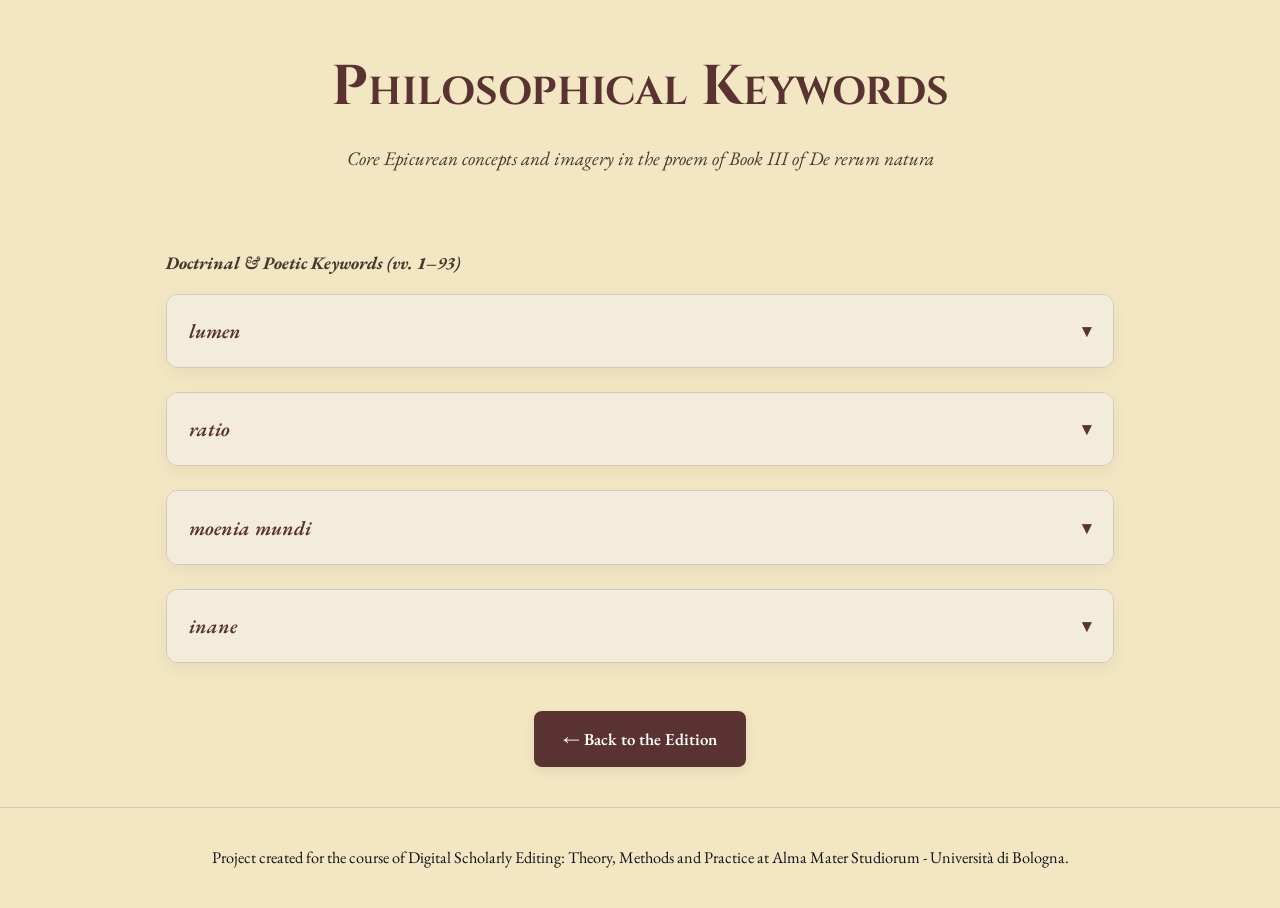
<file: keywords.html>
<!doctype html>
<html lang="en">
<head>
  <meta charset="utf-8">
  <meta name="viewport" content="width=device-width, initial-scale=1">
  <title>De rerum natura — Keywords</title>
  <link rel="preconnect" href="https://fonts.googleapis.com">
  <link rel="preconnect" href="https://fonts.gstatic.com" crossorigin>
  <link href="https://fonts.googleapis.com/css2?family=Cinzel:wght@500;700&family=EB+Garamond:ital,wght@0,400;0,600;1,400&display=swap" rel="stylesheet">
  <style>
    :root {
      --text: #10131a;
      --bg: #f3e6c3;
      --accent: #5a3232;
      --link: #8b1f2d;
      --border: 1px solid #cfc9c0;
      --muted: #43392e;
      --card-bg: #fae9d3;
      --general_font: "EB Garamond", Georgia, serif;
      --h1_font: "Cinzel", Georgia, serif;
    }
    body {
      min-height: 100vh;
      margin: 0;
      padding: 0;
      background-color: var(--bg);
      color: var(--text);
      font-family: var(--general_font);
      font-size: 1.2em;
      line-height: 1.7;
      display: flex;
      flex-direction: column;
    }
    .page-intro { text-align: center; padding: 2.5rem 1rem 1.5rem; }
    .page-intro h1 { margin: 0; font-size: 3.5rem; color: var(--accent); font-family: var(--h1_font); font-variant: small-caps; }
    .subtitle { margin: 0.5rem auto 0; max-width: 700px; color: var(--muted); font-size: 1.2rem; font-style: italic; }
    .section-title { margin: 2rem 0 1rem; color: var(--muted); font-size: 1.1rem; font-style: italic; }
    .content { width: 100%; max-width: 1000px; margin: 0 auto; padding: 1rem 2vw 3rem; box-sizing: border-box; }
    .cards-grid { display: grid; grid-template-columns: 1fr; gap: 1.5rem; width: 100%; }
    .info-card { background: var(--card-bg); border: var(--border); border-radius: 12px; box-shadow: 0 6px 18px rgba(0,0,0,0.05); overflow: hidden; }
    .info-card summary { display: flex; align-items: center; justify-content: space-between; padding: 1.2rem 1.4rem; cursor: pointer; list-style: none; background: #f3ecdd; color: var(--accent); font-size: 1.25rem; font-weight: 600; font-style: italic; }
    .info-card summary::-webkit-details-marker { display: none; }
    
    /* Freccetta: chiusa verso il basso, aperta verso l'alto */
    .info-card summary::after { content: "▾"; font-size: 1.1rem; font-style: normal; }
    .info-card[open] summary::after { content: "▴"; }
    
    .card-content { padding: 1.3rem 1.5rem; }
    .card-meta { display: flex; flex-wrap: wrap; gap: 0.5rem; margin-bottom: 1rem; }
    .meta-tag { display: inline-block; padding: 0.2rem 0.65rem; border-radius: 20px; background: #f3ecdd; color: var(--accent); font-size: 0.75rem; font-weight: 600; }
    .cta-wrapper { display: flex; justify-content: center; gap: 1rem; padding: 0 1rem 2.5rem; }
    
    /* Pulsante squadrato con angoli smussati */
    .explore-btn-main { 
      display: inline-flex; 
      align-items: center; 
      justify-content: center; 
      background: var(--accent); 
      color: #fff; 
      font-size: 1.05rem; 
      font-weight: 600; 
      padding: 0.85rem 1.8rem; 
      border-radius: 8px; 
      text-decoration: none; 
      box-shadow: 0 4px 12px rgba(0, 0, 0, 0.08); 
      transition: background 0.2s ease, transform 0.2s ease; 
    }
    .explore-btn-main:hover { 
      background: #863838; 
      transform: translateY(-2px); 
    }
    
    footer { margin-top: auto; padding: 20px; text-align: center; border-top: var(--border); font-size: 0.85em; }
  </style>
</head>
<body>
  <section class="page-intro">
    <h1 id="page-title">Philosophical Keywords</h1>
    <p class="subtitle" id="page-subtitle"></p>
  </section>

  <main class="content" id="keywords-content"></main>

  <div class="cta-wrapper">
    <a href="edition.html" class="explore-btn-main">← Back to the Edition</a>
  </div>

  <footer>
    <p>Project created for the course of Digital Scholarly Editing: Theory, Methods and Practice at Alma Mater Studiorum - Università di Bologna.</p>
  </footer>

  <script>
    document.addEventListener("DOMContentLoaded", async () => {
      const contentContainer = document.getElementById("keywords-content");
      const pageTitle = document.getElementById("page-title");
      const pageSubtitle = document.getElementById("page-subtitle");

      try {
        const response = await fetch("data/keywords.json");
        if (!response.ok) throw new Error(`HTTP ${response.status}`);
        const data = await response.json();

        pageTitle.textContent = data.page.title;
        pageSubtitle.innerHTML = data.page.subtitle.replace("De rerum natura", "<i>De rerum natura</i>");

        data.sections.forEach(section => {
          const sectionTitle = document.createElement("h2");
          sectionTitle.className = "section-title";
          sectionTitle.textContent = section.title;

          const cardsGrid = document.createElement("div");
          cardsGrid.className = "cards-grid";

          section.keywords.forEach(keyword => {
            const card = document.createElement("details");
            card.className = "info-card";
            card.id = keyword.name.toLowerCase().replace(/\s+/g, "-");

            const summary = document.createElement("summary");
            summary.textContent = keyword.name;

            const cardContent = document.createElement("div");
            cardContent.className = "card-content";

            if (keyword.tags && keyword.tags.length > 0) {
              const meta = document.createElement("div");
              meta.className = "card-meta";
              keyword.tags.forEach(tag => {
                const tagEl = document.createElement("span");
                tagEl.className = "meta-tag";
                tagEl.textContent = tag;
                meta.appendChild(tagEl);
              });
              cardContent.appendChild(meta);
            }

            keyword.paragraphs.forEach(pText => {
              const p = document.createElement("p");
              p.innerHTML = pText;
              cardContent.appendChild(p);
            });

            card.appendChild(summary);
            card.appendChild(cardContent);
            cardsGrid.appendChild(card);
          });

          contentContainer.appendChild(sectionTitle);
          contentContainer.appendChild(cardsGrid);
        });

        if (window.location.hash) {
          const targetCard = document.querySelector(window.location.hash);
          if (targetCard) {
            targetCard.open = true;
            targetCard.scrollIntoView({ behavior: "smooth", block: "center" });
          }
        }
      } catch (err) {
        contentContainer.innerHTML = "<p>Unable to load keywords data.</p>";
      }
    });
  </script>
</body>
</html>
</file>
<file: edition.css>
:root {
  --ink: #2b241e;
  --paper: #f3e6c3;
  --red: #8b1f2d;
  --dark: #26211d;
  --gold: #e8c980;
  --amber: #df8d2f;
  --ochre: #d8ad49;
  --forest: #72946d;
  --indigo: #8199d0;

  /* Font coerenti con la pagina Keywords */
  --general_font: "EB Garamond", Georgia, serif;
  --h1_font: "Cinzel", Georgia, serif;

  /* Colore del bottone "Back to Edition" della scorsa pagina */
  --accent-btn: #5a3232;
  --accent-btn-hover: #863838;
}

* { box-sizing: border-box; }

body {
  margin: 0;
  padding-bottom: 29vh;
  color: var(--ink);
  background: #292622;
  font-family: var(--general_font);
  font-size: 19px;
  line-height: 1.75;
}

.masthead {
  padding: 2.5rem 5vw 1.8rem;
  color: #f8edd2;
  background: #312b25;
  text-align: center;
}

.masthead h1 {
  margin: 0;
  font-family: var(--h1_font);
  font-size: clamp(2rem, 5vw, 3.5rem);
  font-variant: small-caps;
  letter-spacing: .06em;
}

.eyebrow, .subtitle { margin: .1rem; color: #d9c28b; }
.eyebrow { font-size: .78rem; letter-spacing: .16em; text-transform: uppercase; font-family: var(--h1_font); }

/* --- Barra degli strumenti su due file distinte --- */
.tools-container {
  display: flex;
  flex-direction: column;
  align-items: center;
  gap: 0.9rem;
  margin-top: 1.5rem;
}

/* Fila 1: Strumenti dell'edizione (Lemmatization, Translation, Keywords) */
.tools-row-edition {
  display: flex;
  flex-wrap: wrap;
  justify-content: center;
  gap: 0.5rem;
}

.tools-row-edition button {
  padding: .35rem .85rem;
  color: #f8edd2;
  border: 1px solid #d9c28b;
  border-radius: 4px;
  background: transparent;
  font-family: var(--general_font);
  font-size: 1rem;
  cursor: pointer;
  transition: all 0.2s ease;
}

.tools-row-edition button:hover {
  background: rgba(217, 194, 139, 0.15);
}

.tools-row-edition button[aria-pressed="true"] {
  color: #312b25;
  background: #d9c28b;
}

/* Fila 2: Pulsanti di navigazione esterna (stile identico al bottone "Back to Edition") */
.tools-row-navigation {
  display: flex;
  flex-wrap: wrap;
  justify-content: center;
  gap: 0.75rem;
}

.nav-link-btn {
  display: inline-flex;
  align-items: center;
  justify-content: center;
  padding: 0.45rem 1.25rem;
  color: #fff;
  background: var(--accent-btn);
  border: 1px solid rgba(255, 255, 255, 0.1);
  border-radius: 8px; /* Bordo squadrato ma smussato */
  text-decoration: none;
  font-family: var(--general_font);
  font-size: 0.98rem;
  font-weight: 600;
  box-shadow: 0 4px 10px rgba(0, 0, 0, 0.2);
  transition: background 0.2s ease, transform 0.2s ease;
}

.nav-link-btn:hover {
  background: var(--accent-btn-hover);
  transform: translateY(-2px);
}

main { padding: 2rem 5vw; }

.reading-desk {
  display: grid;
  grid-template-columns: minmax(0, 1fr);
  gap: 1.5rem;
  max-width: 1320px;
  margin: auto;
}

.reading-desk:has(.translation:not([hidden])) { grid-template-columns: 1fr 1fr; }


/* --- Pergamena antica, omogenea e naturale --- */
.parchment {
  position: relative;
  padding: clamp(1.8rem, 5vw, 4.5rem);
  background-color: #f7ecd5; /* Tonalità calda e neutra, non satura */
  
  /* Gradiente delicatissimo: schiarita centrale e lieve ossidazione sui bordi */
  background-image: 
    radial-gradient(ellipse at 50% 40%, #faf2e3 0%, rgba(247, 236, 213, 0.8) 65%, #ece0c6 100%),
    repeating-linear-gradient(0deg, transparent, transparent 3px, rgba(140, 110, 70, 0.015) 3px, rgba(140, 110, 70, 0.015) 4px);
  
  border: 1px solid #d9cbaf;
  border-radius: 6px;
  
  /* Lieve invecchiamento perimetrale morbido (box-shadow interno) */
  box-shadow: 
    inset 0 0 40px rgba(160, 130, 85, 0.14),
    inset 0 0 100px rgba(185, 155, 110, 0.08),
    0 10px 25px rgba(0, 0, 0, 0.35);
}

.parchment h2 {
  margin: 0;
  font-family: var(--h1_font);
  font-size: clamp(1.5rem, 3vw, 2.3rem);
  font-variant: small-caps;
  letter-spacing: .04em;
  text-align: center;
}

.section-label {
  margin: .15rem 0 1.8rem;
  color: #80694c;
  font-family: var(--h1_font);
  font-size: .85rem;
  font-variant: small-caps;
  letter-spacing: .12em;
  text-align: center;
}

.verse {
  display: grid;
  grid-template-columns: 3.4rem minmax(0, 1fr);
  max-width: 54rem;
  margin: .38rem 0;
}

.line-number {
  padding-right: 1.25rem;
  color: #907758;
  font: 600 .78rem/2.2 system-ui, sans-serif;
  text-align: right;
}

.verse-text { 
  font-size: 1.18rem; 
  letter-spacing: .012em; 
}

.word + .word:not([data-join="right"])::before,
.app-reading + .word::before { content: " "; }
.word + .app-reading { margin-left: .28em; }
.app-reading { white-space: nowrap; }

.app-marker {
  position: relative;
  top: -.45em;
  margin-left: .1em;
  padding: 0;
  color: var(--red);
  border: 0;
  background: transparent;
  font: 700 .78rem/1 system-ui, sans-serif;
  cursor: pointer;
}

.lemmas .word {
  cursor: help;
  text-decoration: underline dotted #9a705a;
  text-underline-offset: .18em;
}

.parallel-locus { border-radius: .18rem; }
.parallel-locus.parallel-active {
  color: #7b1724;
  background: linear-gradient(transparent 58%, #9b25385c 58%);
  box-shadow: 0 0 0 .1rem #9b253840;
}

.apparatus {
  position: fixed;
  z-index: 10;
  right: 0;
  bottom: 0;
  left: 0;
  height: 28vh;
  min-height: 12rem;
  color: #f8efd9;
  background: var(--dark);
  border-top: 3px solid var(--red);
  box-shadow: 0 -7px 25px #0008;
  transition: height .25s;
}

.apparatus.expanded { height: 66vh; }

.apparatus-bar {
  display: flex;
  justify-content: space-between;
  gap: 1rem;
  height: 3.2rem;
  padding: .5rem 1.2rem;
  border-bottom: 1px solid #62564b;
}

.apparatus button {
  color: inherit;
  border: 0;
  background: transparent;
  font: inherit;
  cursor: pointer;
}

.apparatus [aria-selected="true"] {
  color: var(--gold);
  border-bottom: 2px solid var(--gold);
}

.app-panel {
  height: calc(100% - 3.2rem);
  padding: .4rem 1.2rem;
  overflow: auto;
}

.app-entry {
  display: grid;
  grid-template-columns: 1.6rem 3.4rem minmax(0, 1fr);
  gap: .6rem;
  align-items: baseline;
  padding: .65rem 0;
  border-bottom: 1px solid #51463d;
}

.app-entry.active {
  background: #ffffff12;
  outline: 1px solid var(--gold);
  outline-offset: -1px;
}

.app-id {
  padding: 0 !important;
  color: var(--gold) !important;
  font: 800 1.14rem/1 system-ui, sans-serif !important;
  text-align: left;
}

.app-locus { color: #d8baa0; font: 700 .82rem system-ui, sans-serif; }
.app-content { line-height: 1.6; }
.variant {
  display: inline-block;
  margin: .2rem 1.15rem .2rem 0;
  font-size: .92rem;
  white-space: nowrap;
}

.reading-form { margin-left: .18em; color: #fff4d6; font-size: .96em; }
.editorial-note { margin: .28rem 0 0; color: #c7b9a3; font-size: .9rem; }

.stem { font-weight: 700; font-style: normal; }
.archetype { color: #cc6974; }
.primary { color: var(--amber); }
.secondary { color: var(--ochre); }
.ancient { color: var(--forest); }
.scholar { color: var(--indigo); }

.evidence-group {
  display: inline-block;
  margin-right: .38rem;
  padding: .17rem .56rem .19rem;
  color: #2a241f;
  border: 1px solid #fff1c8;
  border-radius: .12rem;
  background: #eee3c9;
  box-shadow: 0 0 0 1px #6a5a4c, 0 1px 3px #0008;
  font: 700 .94rem/1.35 system-ui, sans-serif;
  vertical-align: .06em;
}

.linked-entry {
  padding: .75rem 0;
  border-bottom: 1px solid #51463d;
}

.linked-entry a { margin-right: .35rem; color: var(--gold); }
.parallel-phrase { color: #e8f0d7; }
.short-reference {
  display: block;
  margin-top: .35rem;
  color: #c7b9a3;
  font-size: .78rem;
}

.parallel-entry { cursor: pointer; }

#lemma-popover {
  position: fixed;
  z-index: 20;
  padding: .35rem .6rem;
  color: #fff4dc;
  background: #171412;
  border-radius: .2rem;
  box-shadow: 0 3px 12px #0008;
  font-style: italic;
}

.keyword-term {
  color: inherit;
  text-decoration: none;
}

body.keywords-active .keyword-term {
  background: rgba(223, 141, 47, 0.25);
  border-bottom: 2px solid var(--amber);
  border-radius: 2px;
  padding: 0 2px;
  cursor: pointer;
  transition: background 0.2s ease;
}

body.keywords-active .keyword-term:hover {
  background: rgba(223, 141, 47, 0.45);
}

@media (max-width: 720px) {
  body { font-size: 17px; }
  .reading-desk:has(.translation:not([hidden])) { grid-template-columns: 1fr; }
  .apparatus { height: 34vh; }
  .apparatus-bar { padding-inline: .5rem; }
  .app-entry { grid-template-columns: 1.3rem 2.8rem 1fr; gap: .4rem; }
  .verse-text { font-size: 1.08rem; }
}
</file>
